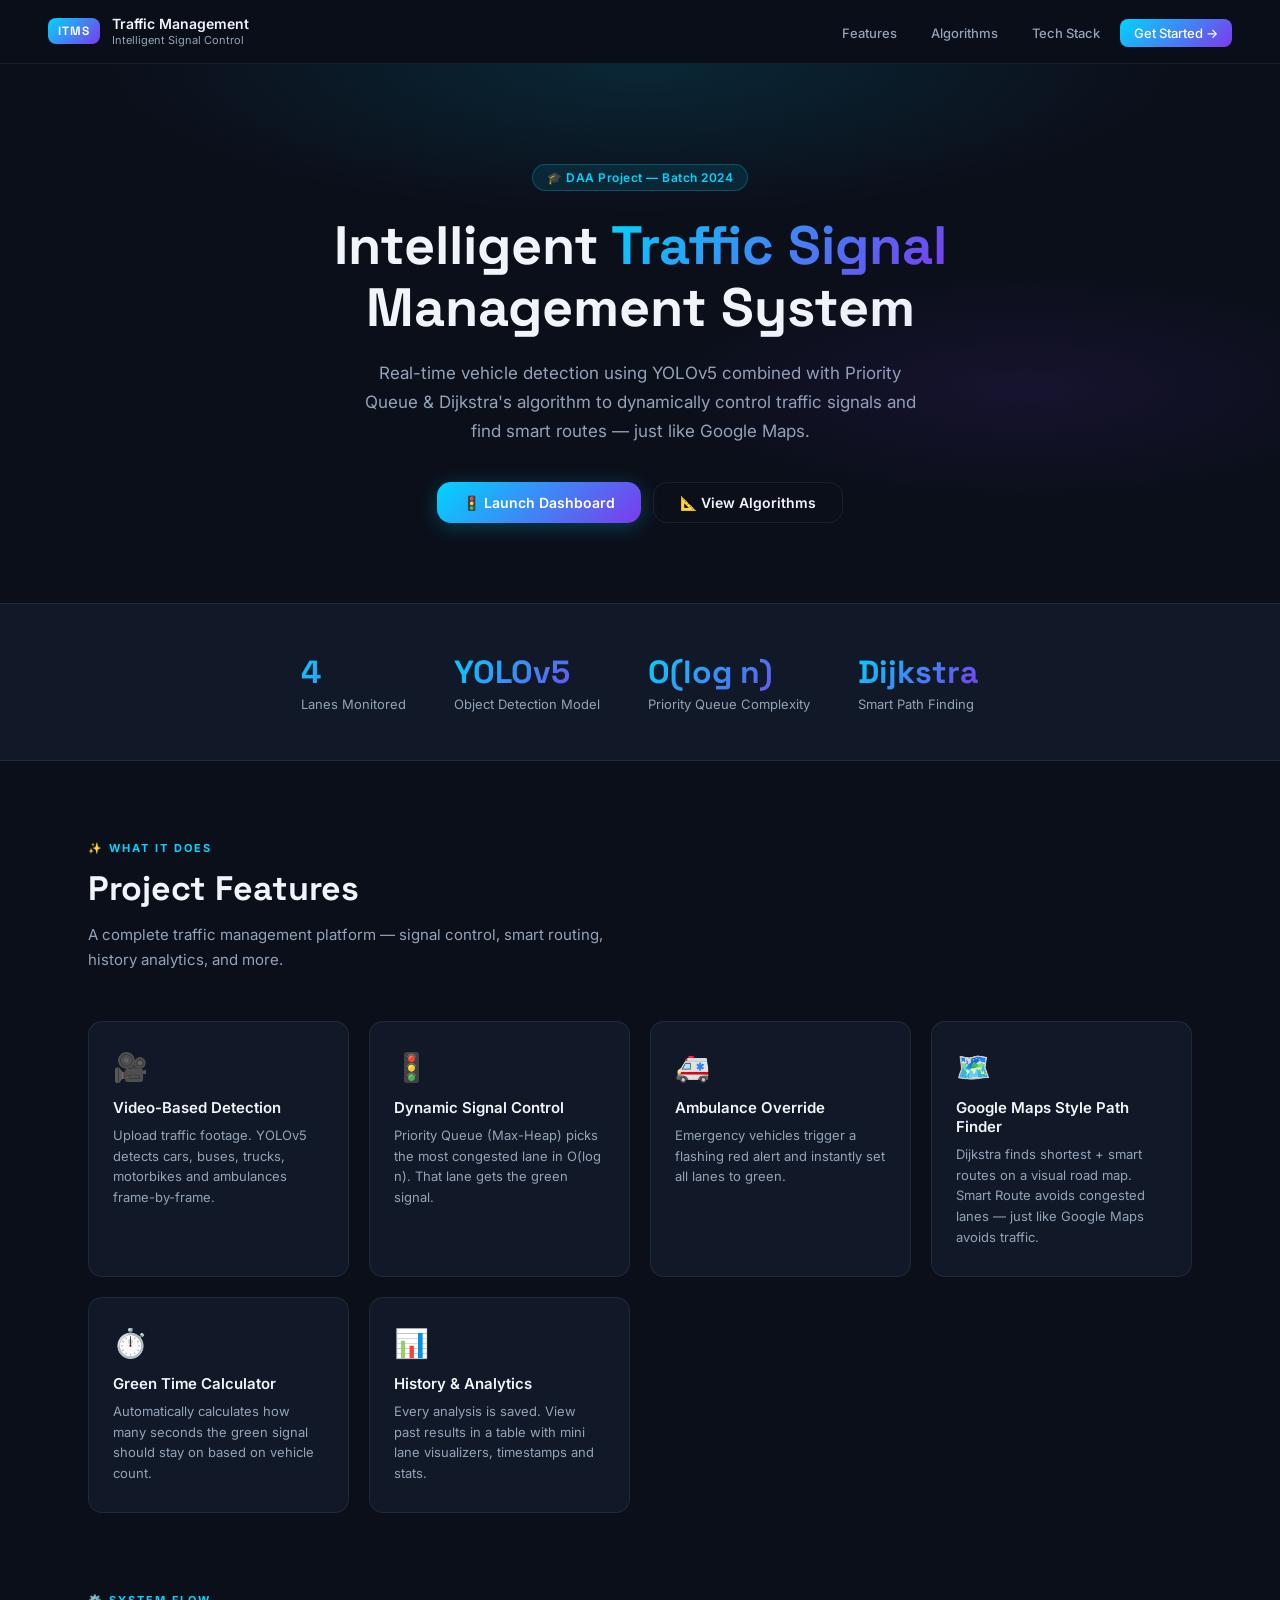
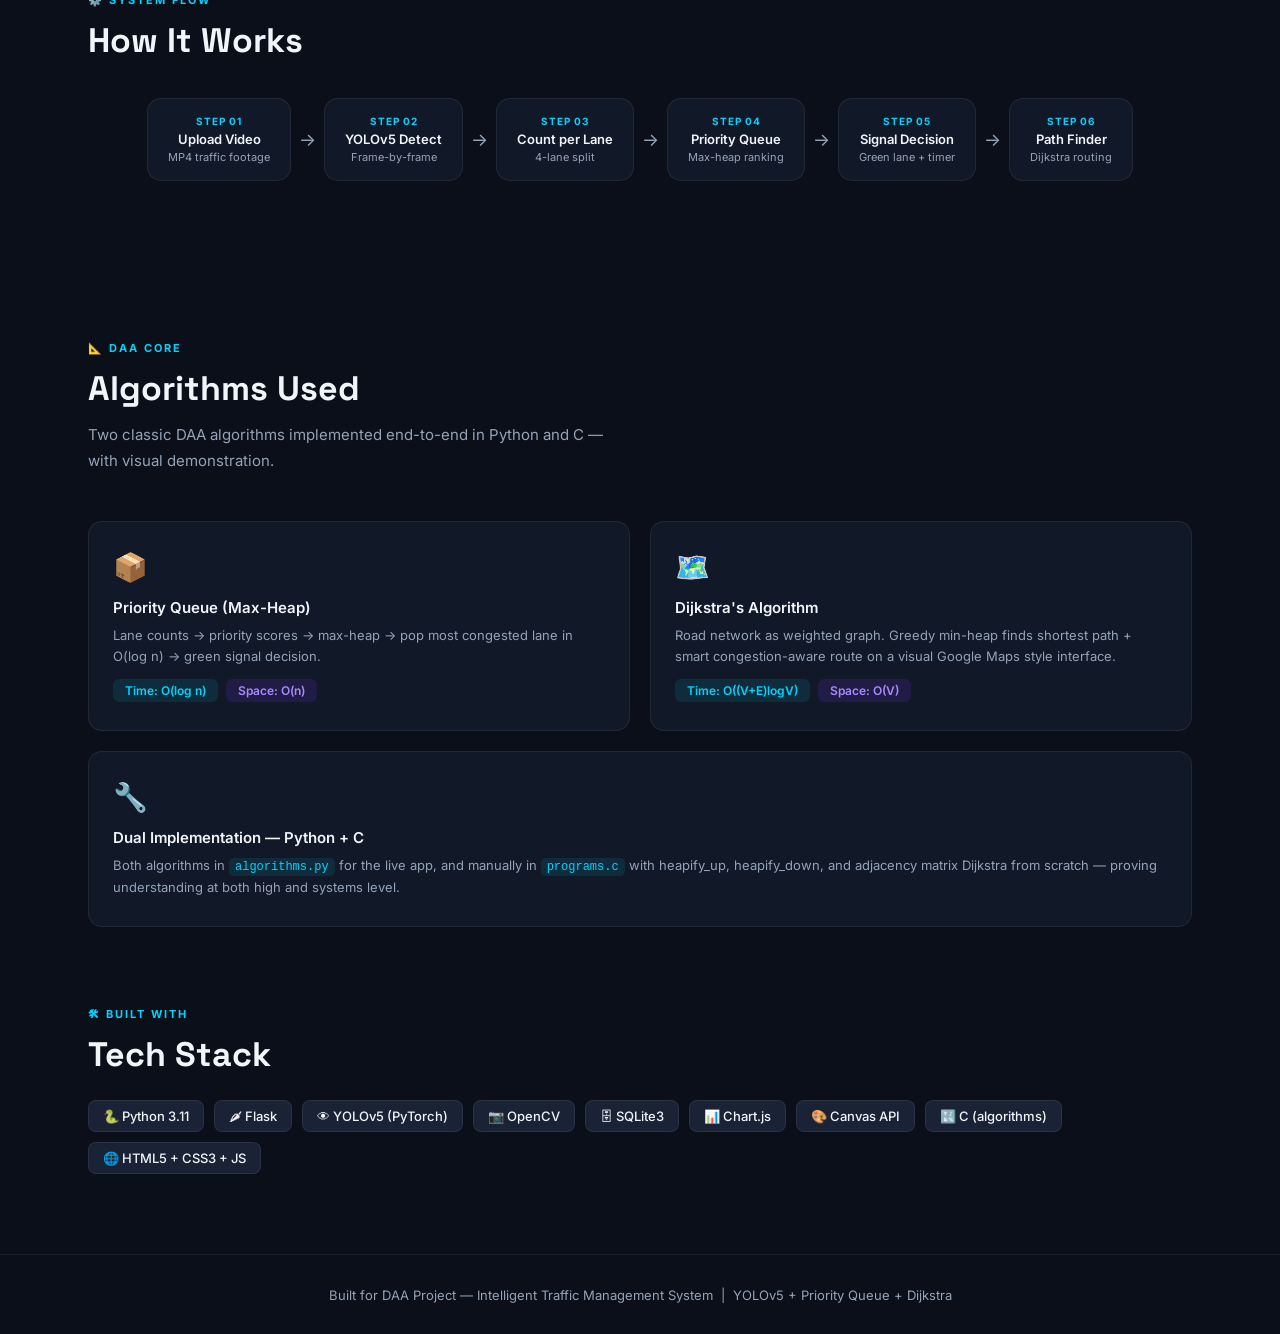
<file: templates/index.html>
<!DOCTYPE html>
<html lang="en">
<head>
<meta charset="UTF-8">
<meta name="viewport" content="width=device-width, initial-scale=1.0">
<title>ITMS — Intelligent Traffic Management System</title>
<link rel="stylesheet" href="/static/style.css">
</head>
<body>

<nav class="navbar">
  <a href="/" class="navbar-brand">
    <span class="logo-badge">ITMS</span>
    <div class="logo-texts">
      <span class="logo-text">Traffic Management</span>
      <span class="logo-sub">Intelligent Signal Control</span>
    </div>
  </a>
  <ul class="navbar-links">
    <li><a href="#features">Features</a></li>
    <li><a href="#algorithms">Algorithms</a></li>
    <li><a href="#tech">Tech Stack</a></li>
    <li><a href="/login" class="btn-nav">Get Started →</a></li>
  </ul>
</nav>

<!-- HERO -->
<section class="hero">
  <div class="hero-tag">🎓 DAA Project — Batch 2024</div>
  <h1>Intelligent <span>Traffic Signal</span><br>Management System</h1>
  <p>Real-time vehicle detection using YOLOv5 combined with Priority Queue &amp; Dijkstra's algorithm to dynamically control traffic signals and find smart routes — just like Google Maps.</p>
  <div class="hero-btns">
    <a href="/login"   class="btn btn-primary">🚦 Launch Dashboard</a>
    <a href="#algorithms" class="btn btn-outline">📐 View Algorithms</a>
  </div>
</section>

<!-- STATS -->
<div class="stats-row">
  <div class="stat-item">
    <div class="stat-value">4</div>
    <div class="stat-label">Lanes Monitored</div>
  </div>
  <div class="stat-item">
    <div class="stat-value">YOLOv5</div>
    <div class="stat-label">Object Detection Model</div>
  </div>
  <div class="stat-item">
    <div class="stat-value">O(log n)</div>
    <div class="stat-label">Priority Queue Complexity</div>
  </div>
  <div class="stat-item">
    <div class="stat-value">Dijkstra</div>
    <div class="stat-label">Smart Path Finding</div>
  </div>
</div>

<!-- FEATURES -->
<section class="section" id="features">
  <div class="section-label">✨ What It Does</div>
  <h2>Project Features</h2>
  <p class="sub">A complete traffic management platform — signal control, smart routing, history analytics, and more.</p>
  <div class="cards">
    <div class="card">
      <div class="icon">🎥</div>
      <h3>Video-Based Detection</h3>
      <p>Upload traffic footage. YOLOv5 detects cars, buses, trucks, motorbikes and ambulances frame-by-frame.</p>
    </div>
    <div class="card">
      <div class="icon">🚦</div>
      <h3>Dynamic Signal Control</h3>
      <p>Priority Queue (Max-Heap) picks the most congested lane in O(log n). That lane gets the green signal.</p>
    </div>
    <div class="card">
      <div class="icon">🚑</div>
      <h3>Ambulance Override</h3>
      <p>Emergency vehicles trigger a flashing red alert and instantly set all lanes to green.</p>
    </div>
    <div class="card">
      <div class="icon">🗺️</div>
      <h3>Google Maps Style Path Finder</h3>
      <p>Dijkstra finds shortest + smart routes on a visual road map. Smart Route avoids congested lanes — just like Google Maps avoids traffic.</p>
    </div>
    <div class="card">
      <div class="icon">⏱️</div>
      <h3>Green Time Calculator</h3>
      <p>Automatically calculates how many seconds the green signal should stay on based on vehicle count.</p>
    </div>
    <div class="card">
      <div class="icon">📊</div>
      <h3>History & Analytics</h3>
      <p>Every analysis is saved. View past results in a table with mini lane visualizers, timestamps and stats.</p>
    </div>
  </div>
</section>

<!-- PIPELINE -->
<section class="section" style="padding-top:0">
  <div class="section-label">⚙️ System Flow</div>
  <h2>How It Works</h2>
  <div class="pipeline">
    <div class="pipeline-step"><div class="step-num">STEP 01</div><h4>Upload Video</h4><p>MP4 traffic footage</p></div>
    <div class="pipeline-arrow">→</div>
    <div class="pipeline-step"><div class="step-num">STEP 02</div><h4>YOLOv5 Detect</h4><p>Frame-by-frame</p></div>
    <div class="pipeline-arrow">→</div>
    <div class="pipeline-step"><div class="step-num">STEP 03</div><h4>Count per Lane</h4><p>4-lane split</p></div>
    <div class="pipeline-arrow">→</div>
    <div class="pipeline-step"><div class="step-num">STEP 04</div><h4>Priority Queue</h4><p>Max-heap ranking</p></div>
    <div class="pipeline-arrow">→</div>
    <div class="pipeline-step"><div class="step-num">STEP 05</div><h4>Signal Decision</h4><p>Green lane + timer</p></div>
    <div class="pipeline-arrow">→</div>
    <div class="pipeline-step"><div class="step-num">STEP 06</div><h4>Path Finder</h4><p>Dijkstra routing</p></div>
  </div>
</section>

<!-- ALGORITHMS -->
<section class="section" id="algorithms">
  <div class="section-label">📐 DAA Core</div>
  <h2>Algorithms Used</h2>
  <p class="sub">Two classic DAA algorithms implemented end-to-end in Python and C — with visual demonstration.</p>
  <div class="cards" style="margin-bottom:20px">
    <div class="card">
      <div class="icon">📦</div>
      <h3>Priority Queue (Max-Heap)</h3>
      <p>Lane counts → priority scores → max-heap → pop most congested lane in O(log n) → green signal decision.</p>
      <div style="margin-top:12px;display:flex;gap:8px;flex-wrap:wrap">
        <span class="c-badge time">Time: O(log n)</span>
        <span class="c-badge space">Space: O(n)</span>
      </div>
    </div>
    <div class="card">
      <div class="icon">🗺️</div>
      <h3>Dijkstra's Algorithm</h3>
      <p>Road network as weighted graph. Greedy min-heap finds shortest path + smart congestion-aware route on a visual Google Maps style interface.</p>
      <div style="margin-top:12px;display:flex;gap:8px;flex-wrap:wrap">
        <span class="c-badge time">Time: O((V+E)logV)</span>
        <span class="c-badge space">Space: O(V)</span>
      </div>
    </div>
  </div>
  <div class="card">
    <div class="icon">🔧</div>
    <h3>Dual Implementation — Python + C</h3>
    <p>Both algorithms in <code style="background:rgba(0,212,255,0.1);color:var(--accent);padding:2px 6px;border-radius:5px;font-size:12px">algorithms.py</code> for the live app, and manually in <code style="background:rgba(0,212,255,0.1);color:var(--accent);padding:2px 6px;border-radius:5px;font-size:12px">programs.c</code> with heapify_up, heapify_down, and adjacency matrix Dijkstra from scratch — proving understanding at both high and systems level.</p>
  </div>
</section>

<!-- TECH STACK -->
<section class="section" id="tech" style="padding-top:0">
  <div class="section-label">🛠 Built With</div>
  <h2>Tech Stack</h2>
  <div class="tech-grid">
    <span class="tech-badge">🐍 Python 3.11</span>
    <span class="tech-badge">🌶 Flask</span>
    <span class="tech-badge">👁 YOLOv5 (PyTorch)</span>
    <span class="tech-badge">📷 OpenCV</span>
    <span class="tech-badge">🗄 SQLite3</span>
    <span class="tech-badge">📊 Chart.js</span>
    <span class="tech-badge">🎨 Canvas API</span>
    <span class="tech-badge">🔣 C (algorithms)</span>
    <span class="tech-badge">🌐 HTML5 + CSS3 + JS</span>
  </div>
</section>

<footer>Built for DAA Project — Intelligent Traffic Management System &nbsp;|&nbsp; YOLOv5 + Priority Queue + Dijkstra</footer>

</body>
</html>
</file>
<file: static/style.css>
@import url('https://fonts.googleapis.com/css2?family=Inter:wght@300;400;500;600;700&family=Space+Grotesk:wght@400;500;700&display=swap');

:root {
  --bg-dark:  #0b0f1a;
  --bg-card:  #111827;
  --bg-card2: #1a2236;
  --accent:   #00d4ff;
  --accent2:  #7c3aed;
  --green:    #22c55e;
  --red:      #ef4444;
  --amber:    #f59e0b;
  --text:     #f1f5f9;
  --muted:    #94a3b8;
  --border:   rgba(255,255,255,0.07);
  --radius:   14px;
}

* { box-sizing: border-box; margin: 0; padding: 0; }
body { font-family: 'Inter', sans-serif; background: var(--bg-dark); color: var(--text); min-height: 100vh; }

/* NAVBAR */
.navbar { display:flex; align-items:center; justify-content:space-between; padding:0 48px; height:64px; background:rgba(11,15,26,0.95); border-bottom:1px solid var(--border); backdrop-filter:blur(12px); position:sticky; top:0; z-index:100; }
.navbar-brand { display:flex; align-items:center; gap:12px; text-decoration:none; }
.logo-badge { background:linear-gradient(135deg,var(--accent),var(--accent2)); color:#fff; font-family:'Space Grotesk',sans-serif; font-weight:700; font-size:12px; letter-spacing:1px; padding:5px 10px; border-radius:8px; }
.logo-texts { display:flex; flex-direction:column; }
.logo-text  { font-size:14px; font-weight:600; color:var(--text); line-height:1.2; }
.logo-sub   { font-size:11px; color:var(--muted); }
.navbar-links { display:flex; align-items:center; gap:6px; list-style:none; }
.navbar-links a { color:var(--muted); text-decoration:none; font-size:13px; font-weight:500; padding:6px 14px; border-radius:8px; transition:all 0.2s; }
.navbar-links a:hover { color:var(--text); background:var(--border); }
.btn-nav { background:linear-gradient(135deg,var(--accent),var(--accent2)) !important; color:#fff !important; }

/* HERO */
.hero { position:relative; padding:100px 48px 80px; text-align:center; overflow:hidden; }
.hero::before { content:''; position:absolute; inset:0; background:radial-gradient(ellipse 60% 40% at 50% 0%,rgba(0,212,255,0.12),transparent 70%),radial-gradient(ellipse 40% 30% at 80% 60%,rgba(124,58,237,0.1),transparent 70%); pointer-events:none; }
.hero-tag { display:inline-flex; align-items:center; gap:6px; background:rgba(0,212,255,0.1); border:1px solid rgba(0,212,255,0.25); color:var(--accent); font-size:12px; font-weight:600; letter-spacing:.5px; padding:5px 14px; border-radius:999px; margin-bottom:24px; }
.hero h1 { font-family:'Space Grotesk',sans-serif; font-size:clamp(30px,5vw,54px); font-weight:700; line-height:1.15; max-width:800px; margin:0 auto 20px; }
.hero h1 span { background:linear-gradient(135deg,var(--accent),var(--accent2)); -webkit-background-clip:text; -webkit-text-fill-color:transparent; background-clip:text; }
.hero p { color:var(--muted); font-size:17px; max-width:560px; margin:0 auto 36px; line-height:1.7; }
.hero-btns { display:flex; gap:12px; justify-content:center; flex-wrap:wrap; }

/* BUTTONS */
.btn { display:inline-flex; align-items:center; gap:8px; padding:11px 26px; border-radius:var(--radius); font-size:14px; font-weight:600; text-decoration:none; cursor:pointer; border:none; transition:all 0.2s; font-family:'Inter',sans-serif; }
.btn-primary { background:linear-gradient(135deg,var(--accent),var(--accent2)); color:#fff; box-shadow:0 4px 20px rgba(0,212,255,0.25); }
.btn-primary:hover { transform:translateY(-2px); box-shadow:0 6px 28px rgba(0,212,255,0.35); }
.btn-outline { background:transparent; color:var(--text); border:1px solid var(--border); }
.btn-outline:hover { background:var(--bg-card); }
.btn-full { width:100%; justify-content:center; padding:13px; font-size:15px; }

/* STATS */
.stats-row { display:flex; justify-content:center; gap:48px; flex-wrap:wrap; padding:48px; border-top:1px solid var(--border); border-bottom:1px solid var(--border); background:var(--bg-card); }
.stat-value { font-family:'Space Grotesk',sans-serif; font-size:32px; font-weight:700; background:linear-gradient(135deg,var(--accent),var(--accent2)); -webkit-background-clip:text; -webkit-text-fill-color:transparent; background-clip:text; }
.stat-label { font-size:13px; color:var(--muted); margin-top:4px; }

/* SECTION */
.section { padding:80px 48px; max-width:1200px; margin:0 auto; }
.section-label { font-size:11px; font-weight:700; letter-spacing:2px; text-transform:uppercase; color:var(--accent); margin-bottom:12px; }
.section h2 { font-family:'Space Grotesk',sans-serif; font-size:clamp(22px,3vw,34px); font-weight:700; margin-bottom:12px; }
.section p.sub { color:var(--muted); font-size:15px; max-width:520px; line-height:1.7; margin-bottom:48px; }

/* CARDS */
.cards { display:grid; grid-template-columns:repeat(auto-fit,minmax(220px,1fr)); gap:20px; }
.card { background:var(--bg-card); border:1px solid var(--border); border-radius:var(--radius); padding:28px 24px; transition:all 0.25s; }
.card:hover { border-color:rgba(0,212,255,0.3); transform:translateY(-4px); box-shadow:0 12px 40px rgba(0,0,0,0.3); }
.card .icon { font-size:28px; margin-bottom:14px; }
.card h3 { font-size:15px; font-weight:600; margin-bottom:8px; }
.card p { font-size:13px; color:var(--muted); line-height:1.6; }

/* TECH BADGES */
.tech-grid { display:flex; flex-wrap:wrap; gap:10px; margin-top:24px; }
.tech-badge { display:inline-flex; align-items:center; gap:7px; background:var(--bg-card2); border:1px solid var(--border); border-radius:8px; padding:7px 14px; font-size:13px; font-weight:500; }

/* PIPELINE */
.pipeline { display:flex; align-items:center; justify-content:center; flex-wrap:wrap; margin-top:36px; gap:0; }
.pipeline-step { background:var(--bg-card); border:1px solid var(--border); border-radius:var(--radius); padding:16px 20px; text-align:center; min-width:120px; }
.pipeline-step .step-num { font-size:10px; font-weight:700; letter-spacing:1px; color:var(--accent); margin-bottom:4px; }
.pipeline-step h4 { font-size:13px; font-weight:600; }
.pipeline-step p  { font-size:11px; color:var(--muted); margin-top:3px; }
.pipeline-arrow  { color:var(--muted); font-size:18px; padding:0 8px; }

/* UPLOAD */
.upload-area { background:var(--bg-card); border:2px dashed rgba(0,212,255,0.3); border-radius:var(--radius); padding:48px 32px; text-align:center; transition:all 0.2s; cursor:pointer; }
.upload-area:hover { border-color:var(--accent); background:rgba(0,212,255,0.04); }
.upload-area .upload-icon { font-size:48px; margin-bottom:16px; }
.upload-area h3 { font-size:18px; font-weight:600; margin-bottom:8px; }
.upload-area p { font-size:13px; color:var(--muted); margin-bottom:20px; }
.upload-area input[type="file"] { display:none; }

/* RESULTS */
.result-grid { display:grid; grid-template-columns:repeat(auto-fit,minmax(180px,1fr)); gap:16px; margin-top:32px; }
.result-card { background:var(--bg-card); border:1px solid var(--border); border-radius:var(--radius); padding:20px 18px; }
.r-label { font-size:11px; font-weight:600; letter-spacing:1px; text-transform:uppercase; color:var(--muted); margin-bottom:8px; }
.r-value { font-family:'Space Grotesk',sans-serif; font-size:26px; font-weight:700; color:var(--accent); }
.r-sub   { font-size:12px; color:var(--muted); margin-top:4px; }
.verdict { display:inline-flex; align-items:center; gap:8px; padding:10px 20px; border-radius:999px; font-size:15px; font-weight:700; margin-top:12px; }
.verdict.green { background:rgba(34,197,94,0.15); color:var(--green); border:1px solid rgba(34,197,94,0.3); }
.verdict.red   { background:rgba(239,68,68,0.15); color:var(--red); border:1px solid rgba(239,68,68,0.3); }
.lane-bars { display:flex; gap:10px; align-items:flex-end; height:80px; margin-top:14px; }
.lane-bar-wrap { flex:1; display:flex; flex-direction:column; align-items:center; gap:4px; }
.lane-bar { width:100%; border-radius:5px 5px 0 0; background:linear-gradient(180deg,var(--accent),var(--accent2)); min-height:6px; }
.lane-bar.active { background:linear-gradient(180deg,var(--green),#15803d); }
.lane-label { font-size:11px; color:var(--muted); }

/* CHART */
.chart-container { background:var(--bg-card); border:1px solid var(--border); border-radius:var(--radius); padding:28px; margin-top:28px; }
.chart-container h3 { font-size:12px; font-weight:600; letter-spacing:1px; text-transform:uppercase; color:var(--muted); margin-bottom:20px; }

/* VIDEO */
.video-wrap { background:#000; border:1px solid var(--border); border-radius:var(--radius); overflow:hidden; margin-top:28px; }
.video-wrap video { width:100%; display:block; }
.video-label { padding:10px 16px; font-size:12px; font-weight:600; color:var(--muted); letter-spacing:1px; text-transform:uppercase; border-top:1px solid var(--border); }

/* AUTH */
.auth-wrap { min-height:100vh; display:grid; grid-template-columns:1fr 1fr; }
.auth-left { background:linear-gradient(135deg,var(--bg-card) 0%,#0d1f3c 100%); display:flex; flex-direction:column; justify-content:center; padding:64px; border-right:1px solid var(--border); position:relative; overflow:hidden; }
.auth-left::after { content:''; position:absolute; top:-100px; right:-100px; width:400px; height:400px; border-radius:50%; background:radial-gradient(circle,rgba(0,212,255,0.08),transparent 70%); pointer-events:none; }
.auth-left h2 { font-family:'Space Grotesk',sans-serif; font-size:28px; font-weight:700; margin-bottom:14px; }
.auth-left > p { color:var(--muted); font-size:14px; line-height:1.7; max-width:340px; margin-bottom:32px; }
.auth-feature { display:flex; align-items:flex-start; gap:12px; margin-bottom:18px; }
.af-icon { width:34px; height:34px; border-radius:8px; background:rgba(0,212,255,0.1); border:1px solid rgba(0,212,255,0.2); display:flex; align-items:center; justify-content:center; font-size:15px; flex-shrink:0; }
.auth-feature h4 { font-size:13px; font-weight:600; margin-bottom:2px; }
.auth-feature p  { font-size:12px; color:var(--muted); }
.auth-right { display:flex; flex-direction:column; justify-content:center; align-items:center; padding:64px; }
.auth-form-box { width:100%; max-width:380px; }
.auth-form-box h2 { font-family:'Space Grotesk',sans-serif; font-size:26px; font-weight:700; margin-bottom:6px; }
.auth-form-box p.sub { font-size:14px; color:var(--muted); margin-bottom:32px; }
.form-group { margin-bottom:18px; }
.form-group label { display:block; font-size:13px; font-weight:500; margin-bottom:7px; color:var(--muted); }
.form-group input { width:100%; background:var(--bg-card); border:1px solid var(--border); border-radius:10px; padding:11px 14px; font-size:14px; color:var(--text); font-family:'Inter',sans-serif; transition:border-color 0.2s; outline:none; }
.form-group input:focus { border-color:var(--accent); }
.form-group input::placeholder { color:var(--muted); }
.pw-wrap { position:relative; }
.pw-wrap input { padding-right:42px; }
.pw-toggle { position:absolute; right:12px; top:50%; transform:translateY(-50%); background:none; border:none; cursor:pointer; color:var(--muted); font-size:16px; }
.form-error { background:rgba(239,68,68,0.1); border:1px solid rgba(239,68,68,0.3); color:#fca5a5; border-radius:10px; padding:10px 14px; font-size:13px; margin-bottom:16px; }
.auth-link { font-size:13px; color:var(--muted); text-align:center; margin-top:20px; }
.auth-link a { color:var(--accent); text-decoration:none; font-weight:600; }

/* DASHBOARD LAYOUT */
.app-layout { display:grid; grid-template-columns:220px 1fr; min-height:calc(100vh - 64px); }
.sidebar { background:var(--bg-card); border-right:1px solid var(--border); padding:24px 16px; position:sticky; top:64px; height:calc(100vh - 64px); overflow-y:auto; }
.sidebar-label { font-size:10px; font-weight:700; letter-spacing:1.5px; text-transform:uppercase; color:var(--muted); padding:0 8px 10px; display:block; }
.sidebar-link { display:flex; align-items:center; gap:10px; padding:9px 10px; border-radius:9px; font-size:13px; font-weight:500; color:var(--muted); text-decoration:none; transition:all 0.15s; margin-bottom:2px; }
.sidebar-link:hover { background:var(--bg-card2); color:var(--text); }
.sidebar-link.active { background:rgba(0,212,255,0.1); color:var(--accent); }
.s-icon { font-size:15px; width:18px; text-align:center; }
.main-content { padding:36px 48px; }
.page-header { margin-bottom:32px; }
.page-header h1 { font-family:'Space Grotesk',sans-serif; font-size:24px; font-weight:700; }
.page-header p { font-size:14px; color:var(--muted); margin-top:4px; }

/* ALGO */
.algo-card { background:var(--bg-card); border:1px solid var(--border); border-radius:var(--radius); padding:28px 24px; margin-bottom:20px; }
.algo-card h3 { font-size:16px; font-weight:600; display:flex; align-items:center; gap:8px; margin-bottom:8px; }
.algo-card p { font-size:13px; color:var(--muted); line-height:1.7; }
.complexity-badges { display:flex; gap:8px; margin-top:12px; flex-wrap:wrap; }
.c-badge { font-size:12px; font-weight:600; padding:4px 12px; border-radius:6px; }
.c-badge.time  { background:rgba(0,212,255,0.1); color:var(--accent); }
.c-badge.space { background:rgba(124,58,237,0.15); color:#a78bfa; }

/* FOOTER */
footer { text-align:center; padding:32px; border-top:1px solid var(--border); font-size:13px; color:var(--muted); }

/* RESPONSIVE */
@media(max-width:900px){
  .auth-left,.sidebar{display:none;}
  .auth-wrap,.app-layout{grid-template-columns:1fr;}
  .hero,.main-content,.section{padding-left:20px;padding-right:20px;}
  .navbar{padding:0 20px;}
  .stats-row{gap:24px;padding:32px 20px;}
}
</file>
